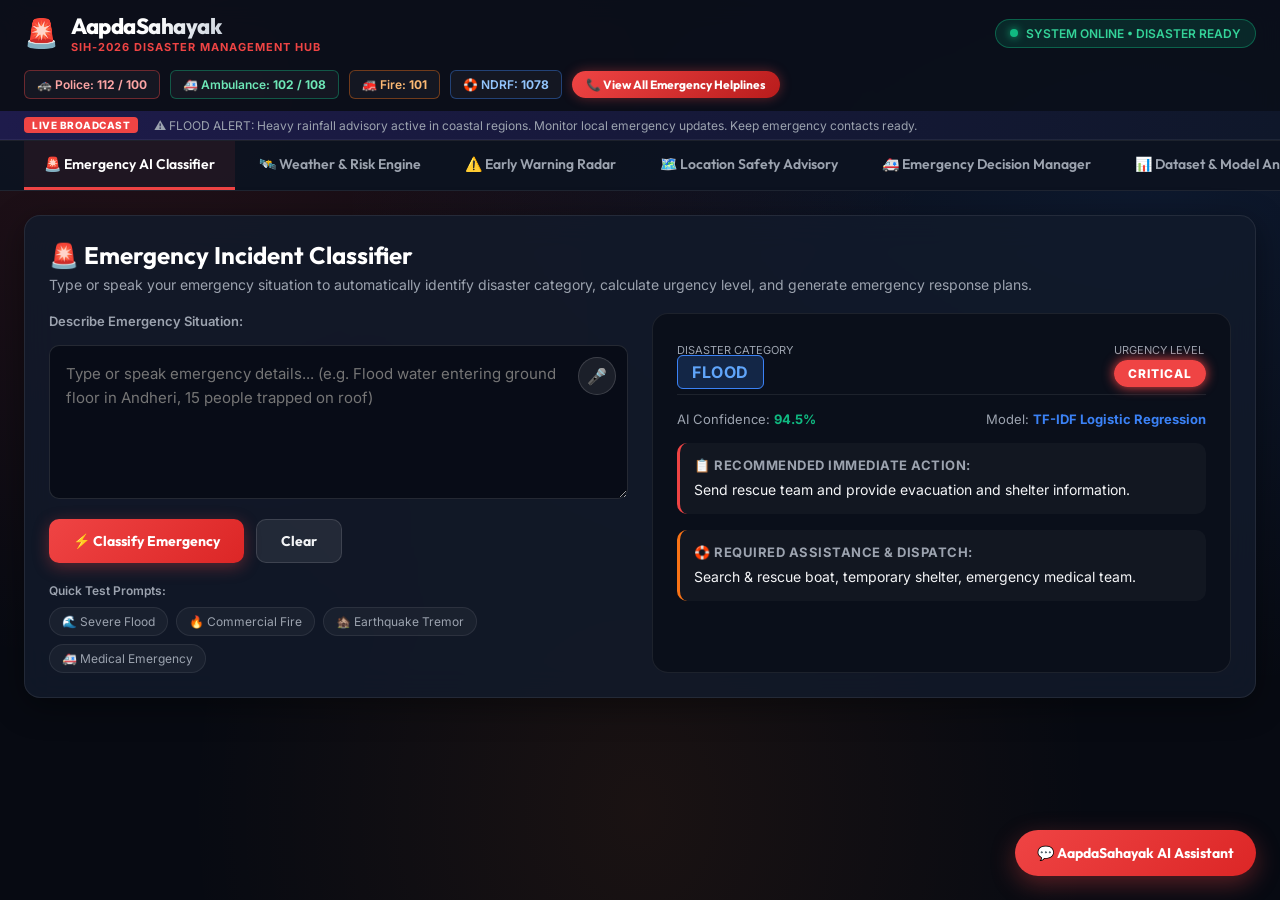
<file: index.html>
<!DOCTYPE html>
<html lang="en">
<head>
    <meta charset="UTF-8">
    <meta name="viewport" content="width=device-width, initial-scale=1.0">
    <title>AapdaSahayak - SIH-2026 Disaster Management Command Portal</title>
    <meta name="description" content="AI-Powered Disaster Management Command Center, Risk Calculator, Early Warning Radar, and Emergency Classifier for SIH-2026 Practice.">
    <link rel="stylesheet" href="style.css">
</head>
<body>

    <!-- TOP HEADER WITH EMERGENCY CONTACTS & STATUS -->
    <header class="top-bar">
        <div class="nav-container">
            <div class="logo-group">
                <span class="logo-icon">🚨</span>
                <div>
                    <h1 class="logo-title">AapdaSahayak</h1>
                    <div class="logo-subtitle">SIH-2026 Disaster Management Hub</div>
                </div>
            </div>

            <!-- System Operational Status Badge -->
            <div class="status-badge">
                <span class="pulse-dot"></span>
                <span>SYSTEM ONLINE • DISASTER READY</span>
            </div>

            <!-- Emergency Helplines Bar -->
            <div class="emergency-contacts">
                <div class="contact-card red" title="National Emergency Helpline">
                    <span>🚓 Police: <strong>112 / 100</strong></span>
                </div>
                <div class="contact-card green" title="Medical Emergency Hotline">
                    <span>🚑 Ambulance: <strong>102 / 108</strong></span>
                </div>
                <div class="contact-card orange" title="Fire Rescue Service">
                    <span>🚒 Fire: <strong>101</strong></span>
                </div>
                <div class="contact-card blue" title="National Disaster Response Force">
                    <span>🛟 NDRF: <strong>1078</strong></span>
                </div>

                <button class="btn btn-primary" onclick="openEmergencyContactsModal()" style="padding: 6px 14px; font-size: 12px; border-radius: 20px; background: linear-gradient(135deg, #ef4444, #b91c1c); box-shadow: 0 0 12px rgba(239,68,68,0.4);">
                    📞 View All Emergency Helplines
                </button>
            </div>
        </div>

        <!-- Emergency Alert Ticker -->
        <div class="ticker-bar">
            <span class="ticker-label">LIVE BROADCAST</span>
            <div class="ticker-text" id="tickerText">
                ⚠️ FLOOD ALERT: Heavy rainfall advisory active in coastal regions. Monitor local emergency updates. Keep emergency contacts ready.
            </div>
        </div>
    </header>

    <!-- NAVIGATION TAB BAR -->
    <nav class="nav-tabs-wrapper">
        <div class="nav-tabs">
            <button class="tab-btn active" onclick="switchTab('classifier', this)">
                <span>🚨 Emergency AI Classifier</span>
            </button>
            <button class="tab-btn" onclick="switchTab('weather', this)">
                <span>🛰️ Weather & Risk Engine</span>
            </button>
            <button class="tab-btn" onclick="switchTab('earlyWarning', this)">
                <span>⚠️ Early Warning Radar</span>
            </button>
            <button class="tab-btn" onclick="switchTab('locationAdvisory', this)">
                <span>🗺️ Location Safety Advisory</span>
            </button>
            <button class="tab-btn" onclick="switchTab('resource', this)">
                <span>🚑 Emergency Decision Manager</span>
            </button>
            <button class="tab-btn" onclick="switchTab('dataset', this)">
                <span>📊 Dataset & Model Analytics</span>
            </button>
        </div>
    </nav>

    <!-- MAIN CONTROL ROOM CONTENT PANELS -->
    <main class="main-content">

        <!-- ===================================================================
             MODULE 1: EMERGENCY AI CLASSIFIER
             =================================================================== -->
        <section id="classifierPanel" class="tab-panel active">
            <div class="card-glass">
                <div class="section-header">
                    <h2 class="section-title">🚨 Emergency Incident Classifier</h2>
                    <p class="section-desc">Type or speak your emergency situation to automatically identify disaster category, calculate urgency level, and generate emergency response plans.</p>
                </div>

                <div class="classifier-grid">
                    <!-- Input Section -->
                    <div class="input-box">
                        <label for="emergencyText" style="font-size: 13px; font-weight: 600; color: var(--text-muted);">Describe Emergency Situation:</label>
                        
                        <div class="textarea-wrapper">
                            <textarea id="emergencyText" class="emergency-textarea" rows="5" placeholder="Type or speak emergency details... (e.g. Flood water entering ground floor in Andheri, 15 people trapped on roof)"></textarea>
                            <button id="micBtn" class="mic-btn-input" onclick="startVoiceInput('emergencyText')" title="Speak Emergency Details">🎤</button>
                        </div>

                        <div class="btn-row">
                            <button class="btn btn-primary" onclick="predictDisaster()">⚡ Classify Emergency</button>
                            <button class="btn btn-secondary" onclick="clearInput()">Clear</button>
                        </div>

                        <div>
                            <span style="font-size: 12px; color: var(--text-muted); font-weight: 600;">Quick Test Prompts:</span>
                            <div class="quick-samples">
                                <span class="sample-chip" onclick="setPrompt('Water entering ground floor in Mumbai, cars submerged, people stranded on rooftop.')">🌊 Severe Flood</span>
                                <span class="sample-chip" onclick="setPrompt('Massive fire broke out in commercial building 3rd floor, thick black smoke.')">🔥 Commercial Fire</span>
                                <span class="sample-chip" onclick="setPrompt('Strong shaking felt, cracks appearing in building walls, people panicking outdoors.')">🏚️ Earthquake Tremor</span>
                                <span class="sample-chip" onclick="setPrompt('Elderly person having severe chest pain and breathlessness, need immediate ambulance.')">🚑 Medical Emergency</span>
                            </div>
                        </div>
                    </div>

                    <!-- Output / Result Section -->
                    <div class="result-card" id="resultCard">
                        <div class="result-header">
                            <div>
                                <span style="font-size: 11px; color: var(--text-muted); text-transform: uppercase;">Disaster Category</span>
                                <div style="margin-top: 4px;">
                                    <span id="disasterType" class="disaster-tag Flood">Flood</span>
                                </div>
                            </div>
                            <div>
                                <span style="font-size: 11px; color: var(--text-muted); text-transform: uppercase;">Urgency Level</span>
                                <div style="margin-top: 4px;">
                                    <span id="urgencyVal" class="urgency-badge CRITICAL">CRITICAL</span>
                                </div>
                            </div>
                        </div>

                        <div class="meta-row">
                            <span>AI Confidence: <strong id="confidenceVal" style="color: var(--success-green);">94.5%</strong></span>
                            <span>Model: <strong style="color: var(--alert-blue);">TF-IDF Logistic Regression</strong></span>
                        </div>

                        <div class="info-block">
                            <h4>📋 Recommended Immediate Action:</h4>
                            <p id="responsePlan">Send rescue team and provide evacuation and shelter information.</p>
                        </div>

                        <div class="info-block" style="border-left-color: var(--warning-orange);">
                            <h4>🛟 Required Assistance & Dispatch:</h4>
                            <p id="assistancePlan">Search & rescue boat, temporary shelter, emergency medical team.</p>
                        </div>
                    </div>
                </div>
            </div>
        </section>


        <!-- ===================================================================
             MODULE 2: LIVE WEATHER & DISASTER RISK ENGINE
             =================================================================== -->
        <section id="weatherPanel" class="tab-panel">
            <div class="card-glass">
                <div class="section-header">
                    <h2 class="section-title">🛰️ Live Weather & Disaster Risk Analyzer</h2>
                    <p class="section-desc">Fetch real-time Open-Meteo weather parameters, assess atmospheric risk factors, and calculate live disaster risk index for any city.</p>
                </div>

                <div class="weather-search-bar">
                    <input type="text" id="cityInput" class="input-text" value="Mumbai" placeholder="Enter Indian City (e.g. Mumbai, Delhi, Kolkata, Wayanad)...">
                    <button class="btn btn-primary" onclick="fetchCityRisk()">Analyze Risk</button>
                </div>

                <!-- Metrics Grid -->
                <div class="weather-metrics-grid">
                    <div class="metric-card">
                        <div class="metric-icon">🌡️</div>
                        <div>
                            <div class="metric-val" id="wTemp">29.4 °C</div>
                            <div class="metric-lbl">Temperature</div>
                        </div>
                    </div>
                    <div class="metric-card">
                        <div class="metric-icon">🌧️</div>
                        <div>
                            <div class="metric-val" id="wRain">35.0 mm</div>
                            <div class="metric-lbl">Precipitation / Rain</div>
                        </div>
                    </div>
                    <div class="metric-card">
                        <div class="metric-icon">💨</div>
                        <div>
                            <div class="metric-val" id="wWind">42.5 km/h</div>
                            <div class="metric-lbl">Wind Speed</div>
                        </div>
                    </div>
                    <div class="metric-card">
                        <div class="metric-icon">💧</div>
                        <div>
                            <div class="metric-val" id="wHumidity">88%</div>
                            <div class="metric-lbl">Relative Humidity</div>
                        </div>
                    </div>
                </div>

                <!-- Risk Assessment Gauge Box -->
                <div class="risk-gauge-box">
                    <div style="display: flex; align-items: center; gap: 20px;">
                        <div class="risk-score-circle">
                            <span class="score-num" id="riskScoreVal">65</span>
                            <span class="score-lbl">RISK SCORE</span>
                        </div>
                        <div>
                            <span style="font-size: 12px; color: var(--text-muted);">OVERALL RISK LEVEL</span>
                            <h3 id="riskLevelText" style="font-family: var(--font-heading); font-size: 28px; color: var(--warning-orange);">HIGH RISK</h3>
                            <p id="riskCityLoc" style="font-size: 13px; color: var(--text-muted); margin-top: 4px;">Location: Mumbai (19.07°N, 72.87°E)</p>
                        </div>
                    </div>

                    <div class="risk-factors-list" id="riskFactorsContainer">
                        <div class="risk-factor-item">⚠️ Heavy rainfall detected</div>
                        <div class="risk-factor-item">⚠️ Strong winds detected</div>
                    </div>
                </div>
            </div>
        </section>


        <!-- ===================================================================
             MODULE 3: EARLY WARNING & GFS FORECAST RADAR (backend/early_warning.py)
             =================================================================== -->
        <section id="earlyWarningPanel" class="tab-panel">
            <div class="card-glass">
                <div class="section-header">
                    <h2 class="section-title">⚠️ Early Warning System & GFS Forecast Radar</h2>
                    <p class="section-desc">Powered by <code>backend/early_warning.py</code>. Real-time atmospheric parameter threshold alerts and 48-hour Meteorological Forecast warning engine.</p>
                </div>

                <div class="risk-factors-list" id="earlyWarningList" style="margin-bottom: 24px;">
                    <div class="risk-factor-item" style="background: rgba(239,68,68,0.15); border-color: rgba(239,68,68,0.4); color: #fca5a5;">
                        <span>🚨 <strong>CRITICAL FLOOD / EXTREME RAINFALL WARNING</strong>: Heavy precipitation detected. Waterlogging expected in low-lying sectors. Move to safer areas.</span>
                    </div>
                    <div class="risk-factor-item" style="background: rgba(249,115,22,0.15); border-color: rgba(249,115,22,0.4); color: #fdba74;">
                        <span>🌪️ <strong>STRONG WIND ADVISORY</strong>: Wind gusts reaching 55 km/h. Secure loose outdoor structures and stay away from old trees.</span>
                    </div>
                </div>

                <h3 style="font-family: var(--font-heading); font-size: 16px; color: #fff; margin-bottom: 12px;">🛰️ 48-Hour GFS Forecast Alert Projections:</h3>
                <div class="weather-metrics-grid" id="forecastTimelineGrid">
                    <div class="metric-card">
                        <div class="metric-icon">⛈️</div>
                        <div>
                            <div style="font-size: 11px; color: var(--text-muted);">+6 Hours</div>
                            <div class="metric-val" style="font-size: 16px;">Heavy Rainfall</div>
                            <div class="metric-lbl">Precipitation > 25mm/h</div>
                        </div>
                    </div>
                    <div class="metric-card">
                        <div class="metric-icon">💨</div>
                        <div>
                            <div style="font-size: 11px; color: var(--text-muted);">+18 Hours</div>
                            <div class="metric-val" style="font-size: 16px;">Gale Wind Warning</div>
                            <div class="metric-lbl">Wind Gusts > 60 km/h</div>
                        </div>
                    </div>
                    <div class="metric-card">
                        <div class="metric-icon">☀️</div>
                        <div>
                            <div style="font-size: 11px; color: var(--text-muted);">+36 Hours</div>
                            <div class="metric-val" style="font-size: 16px;">High Temperature</div>
                            <div class="metric-lbl">Temperature > 38 °C</div>
                        </div>
                    </div>
                </div>
            </div>
        </section>


        <!-- ===================================================================
             MODULE 4: LOCATION SAFETY ADVISORY (backend/location_advisory.py)
             =================================================================== -->
        <section id="locationAdvisoryPanel" class="tab-panel">
            <div class="card-glass">
                <div class="section-header">
                    <h2 class="section-title">🗺️ Location Safety Advisory & Precaution Guide</h2>
                    <p class="section-desc">Powered by <code>backend/location_advisory.py</code>. City-specific safety recommendations and danger precautions tailored to disaster categories across India.</p>
                </div>

                <div class="weather-search-bar" style="max-width: 800px;">
                    <input type="text" id="advCityInput" class="input-text" value="Mumbai" placeholder="Enter City (e.g. Mumbai, Shimla, Wayanad)...">
                    <select id="advDisasterType" class="input-text" style="max-width: 220px;" onchange="loadLocationAdvisory()">
                        <option value="flood">Flood Safety</option>
                        <option value="cyclone">Cyclone Safety</option>
                        <option value="landslide">Landslide Safety</option>
                        <option value="fire">Fire Safety</option>
                        <option value="heavy rainfall">Heavy Rainfall</option>
                        <option value="general">General Disaster</option>
                    </select>
                    <button class="btn btn-primary" onclick="loadLocationAdvisory()">Get Advisory</button>
                </div>

                <div class="classifier-grid">
                    <!-- Recommended Actions -->
                    <div class="info-block" style="border-left-color: var(--success-green); background: rgba(16, 185, 129, 0.05);">
                        <h4 style="color: #6ee7b7;">✅ Recommended Immediate Actions:</h4>
                        <ul id="advActionsList" style="padding-left: 18px; color: var(--text-main); font-size: 13px; line-height: 1.8;">
                            <li>Move to safer or elevated areas if flood water levels increase.</li>
                            <li>Monitor official local flood and weather broadcasts.</li>
                            <li>Keep emergency battery supplies and important documents ready.</li>
                            <li>Use alternate elevated routes if low-lying roads are waterlogged.</li>
                        </ul>
                    </div>

                    <!-- Things to Avoid -->
                    <div class="info-block" style="border-left-color: var(--primary-red); background: rgba(239, 68, 68, 0.05);">
                        <h4 style="color: #fca5a5;">🛑 Dangerous Things to Avoid:</h4>
                        <ul id="advAvoidList" style="padding-left: 18px; color: var(--text-main); font-size: 13px; line-height: 1.8;">
                            <li>Do not walk or drive into flooded roads or moving water currents.</li>
                            <li>Avoid touching fallen electrical cables or submerged transformer boxes.</li>
                            <li>Do not consume unboiled or potentially contaminated tap water.</li>
                        </ul>
                    </div>
                </div>
            </div>
        </section>


        <!-- ===================================================================
             MODULE 5: RESOURCE MANAGER & EMERGENCY DECISION ENGINE
             =================================================================== -->
        <section id="resourcePanel" class="tab-panel">
            <div class="card-glass">
                <div class="section-header">
                    <h2 class="section-title">🚑 Emergency Resource & Decision Manager</h2>
                    <p class="section-desc">Simulate emergency resource pressure, calculate deployment priority, and generate control-room AI response decisions.</p>
                </div>

                <!-- Quick Scenario Preset Chips -->
                <div style="margin-bottom: 16px;">
                    <span style="font-size: 12px; color: var(--text-muted); font-weight: 600;">Test Presets:</span>
                    <div class="quick-samples" style="margin-top: 6px;">
                        <span class="sample-chip" onclick="loadScenario('Flood', 'Flash flooding reported in urban residential sectors', 650, 2, 3, 4, 3)">🌊 Urban Flood</span>
                        <span class="sample-chip" onclick="loadScenario('Fire', 'Massive fire broke out in chemical factory near chawl', 300, 1, 2, 2, 4)">🔥 Factory Fire</span>
                        <span class="sample-chip" onclick="loadScenario('Earthquake', 'Building collapse after strong shaking and tremors', 1200, 2, 4, 5, 6)">🏚️ Earthquake</span>
                        <span class="sample-chip" onclick="loadScenario('Gas Leak', 'Toxic gas leak from industrial cylinder', 450, 3, 2, 3, 2)">☣️ Gas Leak</span>
                        <span class="sample-chip" onclick="loadScenario('Landslide', 'Mountain landslide blocking main ghat highway', 180, 1, 1, 1, 5)">⛰️ Landslide</span>
                    </div>
                </div>

                <div class="resource-grid">
                    <!-- Resource Inputs -->
                    <div>
                        <div class="form-group">
                            <label>Emergency Situation Description:</label>
                            <input type="text" id="resSituation" class="input-text" value="Flash flooding reported in urban low-lying residential sectors" oninput="generateEmergencyPlan()">
                        </div>

                        <div class="form-row-2">
                            <div class="form-group">
                                <label>People Affected / Stranded:</label>
                                <input type="number" id="resPeople" class="input-num" value="650" min="0" oninput="generateEmergencyPlan()">
                            </div>
                            <div class="form-group">
                                <label>Rescue Teams Deployed:</label>
                                <input type="number" id="resTeams" class="input-num" value="2" min="0" oninput="generateEmergencyPlan()">
                            </div>
                        </div>

                        <div class="form-row-2">
                            <div class="form-group">
                                <label>Ambulances On Duty:</label>
                                <input type="number" id="resAmbulances" class="input-num" value="3" min="0" oninput="generateEmergencyPlan()">
                            </div>
                            <div class="form-group">
                                <label>Nearby Hospitals Active:</label>
                                <input type="number" id="resHospitals" class="input-num" value="4" min="0" oninput="generateEmergencyPlan()">
                            </div>
                        </div>

                        <div class="form-group">
                            <label>Blocked Roads / Arteries:</label>
                            <input type="number" id="resBlockedRoads" class="input-num" value="3" min="0" oninput="generateEmergencyPlan()">
                        </div>

                        <button class="btn btn-primary" onclick="generateEmergencyPlan()" style="width: 100%; margin-top: 10px;">⚡ Generate Decision & Comprehensive Action Plan</button>
                    </div>

                    <!-- AI Decision Result Output -->
                    <div class="result-card" id="resResultCard">
                        <div class="result-header">
                            <div>
                                <span style="font-size: 11px; color: var(--text-muted); text-transform: uppercase;">Resource Pressure Score</span>
                                <div style="font-family: var(--font-heading); font-size: 24px; font-weight: 800; color: var(--primary-red);" id="resPressureScore">65 / 100</div>
                            </div>
                            <div>
                                <span style="font-size: 11px; color: var(--text-muted); text-transform: uppercase;">Deployment Priority</span>
                                <div style="margin-top: 4px;">
                                    <span class="urgency-badge HIGH" id="resPriorityBadge">HIGH</span>
                                </div>
                            </div>
                        </div>

                        <div class="info-block">
                            <h4>🎯 Comprehensive Recommended Action Plan:</h4>
                            <ul id="resActionsList" style="padding-left: 18px; color: var(--text-main); font-size: 13px; line-height: 1.7;">
                                <li>🚨 Deploy search & rescue units immediately to assist affected citizens.</li>
                                <li>🚧 Mobilize heavy machinery and road clearance crews for blocked arterial roads.</li>
                                <li>🚑 Request emergency backup ambulances from neighboring district health units.</li>
                                <li>🏥 Alert triage departments across nearby hospitals to reserve emergency beds.</li>
                                <li>🛟 Call for additional NDRF / SDRF specialized rescue battalion deployment.</li>
                                <li>📢 Broadcast location-based emergency evacuation advisories and SMS warning alerts.</li>
                            </ul>
                        </div>

                        <div class="info-block" style="border-left-color: var(--alert-blue);">
                            <h4>🤖 Control Room AI Operational Summary:</h4>
                            <p id="resAiSummary" style="font-size: 13px;">High resource strain detected due to stranded population and road blockages. Recommend immediate dispatch of backup NDRF personnel, opening emergency transit corridors, and notifying district emergency control room.</p>
                        </div>
                    </div>
                </div>
            </div>
        </section>


        <!-- ===================================================================
             MODULE 6: DISASTER DATASET & ANALYTICS (disaster_data.csv & ml_model.py)
             =================================================================== -->
        <section id="datasetPanel" class="tab-panel">
            <div class="card-glass">
                <div class="section-header">
                    <h2 class="section-title">📊 Disaster Dataset & Machine Learning Analytics</h2>
                    <p class="section-desc">Powered by <code>disaster_data.csv</code> and <code>ml_model.py</code>. Real-world emergency dataset logs and TF-IDF Logistic Regression metrics.</p>
                </div>

                <div class="weather-metrics-grid">
                    <div class="metric-card">
                        <div class="metric-icon">📑</div>
                        <div>
                            <div class="metric-val">151</div>
                            <div class="metric-lbl">Total Emergency Records</div>
                        </div>
                    </div>
                    <div class="metric-card">
                        <div class="metric-icon">🏷️</div>
                        <div>
                            <div class="metric-val">5</div>
                            <div class="metric-lbl">Disaster Classes</div>
                        </div>
                    </div>
                    <div class="metric-card">
                        <div class="metric-icon">🎯</div>
                        <div>
                            <div class="metric-val" style="color: var(--success-green);">92.5%</div>
                            <div class="metric-lbl">Model Accuracy Score</div>
                        </div>
                    </div>
                    <div class="metric-card">
                        <div class="metric-icon">🔤</div>
                        <div>
                            <div class="metric-val" style="color: var(--alert-blue);">450+</div>
                            <div class="metric-lbl">TF-IDF Feature Terms</div>
                        </div>
                    </div>
                </div>

                <div class="info-block" style="margin-top: 10px;">
                    <h4>📊 Class Distribution Breakdown:</h4>
                    <div style="display: flex; flex-direction: column; gap: 10px; margin-top: 10px;">
                        <div>
                            <div style="display: flex; justify-content: space-between; font-size: 12px; margin-bottom: 4px;">
                                <span>🌊 Flood Emergencies</span>
                                <span>31 Records (20.5%)</span>
                            </div>
                            <div style="height: 8px; background: rgba(255,255,255,0.05); border-radius: 4px; overflow: hidden;">
                                <div style="width: 20.5%; height: 100%; background: #3b82f6;"></div>
                            </div>
                        </div>
                        <div>
                            <div style="display: flex; justify-content: space-between; font-size: 12px; margin-bottom: 4px;">
                                <span>🔥 Fire Incidents</span>
                                <span>30 Records (19.8%)</span>
                            </div>
                            <div style="height: 8px; background: rgba(255,255,255,0.05); border-radius: 4px; overflow: hidden;">
                                <div style="width: 19.8%; height: 100%; background: #ef4444;"></div>
                            </div>
                        </div>
                        <div>
                            <div style="display: flex; justify-content: space-between; font-size: 12px; margin-bottom: 4px;">
                                <span>🏚️ Earthquake Tremors</span>
                                <span>30 Records (19.8%)</span>
                            </div>
                            <div style="height: 8px; background: rgba(255,255,255,0.05); border-radius: 4px; overflow: hidden;">
                                <div style="width: 19.8%; height: 100%; background: #f97316;"></div>
                            </div>
                        </div>
                        <div>
                            <div style="display: flex; justify-content: space-between; font-size: 12px; margin-bottom: 4px;">
                                <span>🚑 Medical Emergencies</span>
                                <span>30 Records (19.8%)</span>
                            </div>
                            <div style="height: 8px; background: rgba(255,255,255,0.05); border-radius: 4px; overflow: hidden;">
                                <div style="width: 19.8%; height: 100%; background: #10b981;"></div>
                            </div>
                        </div>
                    </div>
                </div>
            </div>
        </section>

    </main>

    <!-- CORNER FLOATING AI CHATBOT DRAWER (AAPDASAHAYAK AI ASSISTANT) -->
    <div class="corner-chatbot-drawer">
        <button id="fabBtn" class="chat-fab" onclick="toggleCornerChat()">
            💬 AapdaSahayak AI Assistant
        </button>

        <div id="cornerChatBox" class="card-glass hidden" style="width: 380px; height: 500px; display: flex; flex-direction: column; padding: 0; position: absolute; bottom: 60px; right: 0; border: 1px solid var(--primary-red-glow);">
            <div style="background: rgba(18, 26, 43, 0.95); padding: 14px 16px; border-bottom: 1px solid var(--bg-card-border); display: flex; justify-content: space-between; align-items: center;">
                <span style="font-family: var(--font-heading); font-size: 14px; font-weight: 700; color: #fff;">🤖 AapdaSahayak AI Assistant</span>
                <button onclick="toggleCornerChat()" style="background: none; border: none; color: #fff; cursor: pointer; font-size: 16px;">✕</button>
            </div>

            <div id="cornerMessages" style="flex: 1; padding: 14px; overflow-y: auto; display: flex; flex-direction: column; gap: 10px; font-size: 13px;">
                <div class="chat-msg-bubble bot">
                    Namaste! I am your disaster safety assistant. Ask me anything about earthquake protocols, flood safety, fire response, gas leak precautions, or emergency helplines!
                </div>
            </div>

            <div style="padding: 8px 12px; background: rgba(0,0,0,0.2); display: flex; gap: 6px; flex-wrap: wrap;">
                <span class="sample-chip" style="font-size: 11px; padding: 4px 8px;" onclick="sendQuickCorner('What to do during an earthquake?')">🏚️ Earthquake</span>
                <span class="sample-chip" style="font-size: 11px; padding: 4px 8px;" onclick="sendQuickCorner('Flood safety precautions')">🌊 Flood</span>
                <span class="sample-chip" style="font-size: 11px; padding: 4px 8px;" onclick="sendQuickCorner('Gas leak safety rules')">🔥 Gas Leak</span>
            </div>

            <div style="padding: 10px; border-top: 1px solid var(--bg-card-border); display: flex; gap: 6px; background: rgba(10, 15, 26, 0.95);">
                <button id="cornerMicBtn" class="mic-btn-input" style="position: static; width: 34px; height: 34px; font-size: 14px;" onclick="startVoiceInput('cornerInput')" title="Voice Speech Input">🎤</button>
                <input type="text" id="cornerInput" class="input-text" style="padding: 6px 10px; font-size: 12px;" placeholder="Ask disaster safety question..." onkeypress="handleCornerKeyPress(event)">
                <button class="btn btn-primary" style="padding: 6px 12px; font-size: 12px;" onclick="sendCornerMessage()">Send</button>
            </div>
        </div>
    </div>

    <!-- EMERGENCY CONTACTS DIRECTORY MODAL -->
    <div id="emergencyContactsModal" class="modal-backdrop hidden" onclick="closeEmergencyContactsModal(event)">
        <div class="modal-dialog" onclick="event.stopPropagation()">
            <div class="modal-header">
                <div style="display: flex; align-items: center; gap: 10px;">
                    <span style="font-size: 24px;">📞</span>
                    <div>
                        <h3 style="font-family: var(--font-heading); font-size: 18px; color: #fff;">National & Regional Emergency Helpline Directory</h3>
                        <p style="font-size: 12px; color: var(--text-muted);">Instant 24x7 India Emergency Contacts & Rescue Control Rooms</p>
                    </div>
                </div>
                <button onclick="closeEmergencyContactsModal()" style="background: none; border: none; color: #fff; font-size: 20px; cursor: pointer;">✕</button>
            </div>

            <div class="modal-body">
                <input type="text" id="contactSearchInput" class="input-text" placeholder="Search emergency contact (e.g., NDRF, Police, Ambulance, Women, Railway)..." onkeyup="filterEmergencyContacts()">

                <div class="contacts-grid" id="contactsGrid">
                    <!-- National Emergency 112 -->
                    <div class="contact-directory-card" data-name="national police 112 emergency">
                        <div>
                            <span class="sample-chip" style="color: #f87171; border-color: #ef4444;">🚨 All Emergency Services</span>
                            <h4 style="color: #fff; margin-top: 8px;">National Emergency Number</h4>
                            <div class="contact-num-large" style="color: #ef4444;">112</div>
                            <p style="font-size: 12px; color: var(--text-muted); margin-top: 4px;">Single unified emergency response number for Police, Fire, Ambulance & Rescue across India.</p>
                        </div>
                        <div style="display: flex; gap: 8px;">
                            <a href="tel:112" class="btn btn-primary" style="padding: 6px 12px; font-size: 12px;">📞 Call 112</a>
                            <button class="btn btn-secondary" onclick="copyText('112')" style="padding: 6px 12px; font-size: 12px;">📋 Copy</button>
                        </div>
                    </div>

                    <!-- NDRF 1078 -->
                    <div class="contact-directory-card" data-name="ndrf national disaster response force 1078">
                        <div>
                            <span class="sample-chip" style="color: #93c5fd; border-color: #3b82f6;">🛟 Disaster Response</span>
                            <h4 style="color: #fff; margin-top: 8px;">NDRF Helpline HQ</h4>
                            <div class="contact-num-large" style="color: #60a5fa;">1078 / 011-24363260</div>
                            <p style="font-size: 12px; color: var(--text-muted); margin-top: 4px;">National Disaster Response Force HQ 24x7 Control Room for flood, quake & structural rescue.</p>
                        </div>
                        <div style="display: flex; gap: 8px;">
                            <a href="tel:1078" class="btn btn-primary" style="padding: 6px 12px; font-size: 12px; background: #3b82f6;">📞 Call 1078</a>
                            <button class="btn btn-secondary" onclick="copyText('1078')" style="padding: 6px 12px; font-size: 12px;">📋 Copy</button>
                        </div>
                    </div>

                    <!-- Ambulance 108 / 102 -->
                    <div class="contact-directory-card" data-name="ambulance medical 108 102 health doctor">
                        <div>
                            <span class="sample-chip" style="color: #34d399; border-color: #10b981;">🚑 Medical Trauma</span>
                            <h4 style="color: #fff; margin-top: 8px;">National Ambulance Service</h4>
                            <div class="contact-num-large" style="color: #34d399;">108 / 102</div>
                            <p style="font-size: 12px; color: var(--text-muted); margin-top: 4px;">24x7 Emergency medical ambulance dispatch, pregnant care, and trauma transport.</p>
                        </div>
                        <div style="display: flex; gap: 8px;">
                            <a href="tel:108" class="btn btn-primary" style="padding: 6px 12px; font-size: 12px; background: #10b981;">📞 Call 108</a>
                            <button class="btn btn-secondary" onclick="copyText('108')" style="padding: 6px 12px; font-size: 12px;">📋 Copy</button>
                        </div>
                    </div>

                    <!-- Fire 101 -->
                    <div class="contact-directory-card" data-name="fire brigade 101 rescue burn flames">
                        <div>
                            <span class="sample-chip" style="color: #fdba74; border-color: #f97316;">🚒 Fire & Rescue</span>
                            <h4 style="color: #fff; margin-top: 8px;">Fire Rescue Services</h4>
                            <div class="contact-num-large" style="color: #fb923c;">101</div>
                            <p style="font-size: 12px; color: var(--text-muted); margin-top: 4px;">Municipal Fire Brigade control room for building fires, chemical leaks, and structural extrication.</p>
                        </div>
                        <div style="display: flex; gap: 8px;">
                            <a href="tel:101" class="btn btn-primary" style="padding: 6px 12px; font-size: 12px; background: #f97316;">📞 Call 101</a>
                            <button class="btn btn-secondary" onclick="copyText('101')" style="padding: 6px 12px; font-size: 12px;">📋 Copy</button>
                        </div>
                    </div>

                    <!-- SDMA State Control Room 1070 -->
                    <div class="contact-directory-card" data-name="sdma state disaster management authority control room 1070">
                        <div>
                            <span class="sample-chip" style="color: #c084fc; border-color: #a855f7;">🏛️ State Control Room</span>
                            <h4 style="color: #fff; margin-top: 8px;">State Disaster Authority (SDMA)</h4>
                            <div class="contact-num-large" style="color: #c084fc;">1070</div>
                            <p style="font-size: 12px; color: var(--text-muted); margin-top: 4px;">State Emergency Operations Center (SEOC) for district relief coordination and warnings.</p>
                        </div>
                        <div style="display: flex; gap: 8px;">
                            <a href="tel:1070" class="btn btn-primary" style="padding: 6px 12px; font-size: 12px; background: #a855f7;">📞 Call 1070</a>
                            <button class="btn btn-secondary" onclick="copyText('1070')" style="padding: 6px 12px; font-size: 12px;">📋 Copy</button>
                        </div>
                    </div>

                    <!-- Women Helpline 1091 -->
                    <div class="contact-directory-card" data-name="women safety 1091 181 distress">
                        <div>
                            <span class="sample-chip" style="color: #f472b6; border-color: #ec4899;">🛡️ Women Safety</span>
                            <h4 style="color: #fff; margin-top: 8px;">National Women Helpline</h4>
                            <div class="contact-num-large" style="color: #f472b6;">1091 / 181</div>
                            <p style="font-size: 12px; color: var(--text-muted); margin-top: 4px;">24x7 Confidential helpline for women in distress, harassment, or disaster evacuation assistance.</p>
                        </div>
                        <div style="display: flex; gap: 8px;">
                            <a href="tel:1091" class="btn btn-primary" style="padding: 6px 12px; font-size: 12px; background: #ec4899;">📞 Call 1091</a>
                            <button class="btn btn-secondary" onclick="copyText('1091')" style="padding: 6px 12px; font-size: 12px;">📋 Copy</button>
                        </div>
                    </div>

                    <!-- Childline 1098 -->
                    <div class="contact-directory-card" data-name="child children protection 1098">
                        <div>
                            <span class="sample-chip" style="color: #fbbf24; border-color: #f59e0b;">👶 Child Protection</span>
                            <h4 style="color: #fff; margin-top: 8px;">National Childline</h4>
                            <div class="contact-num-large" style="color: #fbbf24;">1098</div>
                            <p style="font-size: 12px; color: var(--text-muted); margin-top: 4px;">24x7 Free emergency phone service for children in need of care, relief, and protection.</p>
                        </div>
                        <div style="display: flex; gap: 8px;">
                            <a href="tel:1098" class="btn btn-primary" style="padding: 6px 12px; font-size: 12px; background: #f59e0b;">📞 Call 1098</a>
                            <button class="btn btn-secondary" onclick="copyText('1098')" style="padding: 6px 12px; font-size: 12px;">📋 Copy</button>
                        </div>
                    </div>

                    <!-- Coast Guard 1093 -->
                    <div class="contact-directory-card" data-name="coast guard maritime ocean sea flood 1093 1554">
                        <div>
                            <span class="sample-chip" style="color: #38bdf8; border-color: #0284c7;">⚓ Maritime & Coast</span>
                            <h4 style="color: #fff; margin-top: 8px;">Indian Coast Guard Rescue</h4>
                            <div class="contact-num-large" style="color: #38bdf8;">1093 / 1554</div>
                            <p style="font-size: 12px; color: var(--text-muted); margin-top: 4px;">Search and rescue at sea, coastal floods, fisherman safety, and cyclone maritime warnings.</p>
                        </div>
                        <div style="display: flex; gap: 8px;">
                            <a href="tel:1093" class="btn btn-primary" style="padding: 6px 12px; font-size: 12px; background: #0284c7;">📞 Call 1093</a>
                            <button class="btn btn-secondary" onclick="copyText('1093')" style="padding: 6px 12px; font-size: 12px;">📋 Copy</button>
                        </div>
                    </div>

                    <!-- Railway Helpline 139 -->
                    <div class="contact-directory-card" data-name="railway train station security medical 139">
                        <div>
                            <span class="sample-chip" style="color: #a7f3d0; border-color: #059669;">🚆 Railway Emergency</span>
                            <h4 style="color: #fff; margin-top: 8px;">Indian Railways Helpline</h4>
                            <div class="contact-num-large" style="color: #a7f3d0;">139</div>
                            <p style="font-size: 12px; color: var(--text-muted); margin-top: 4px;">Integrated railway security, medical emergency, and track waterlogging emergency helpline.</p>
                        </div>
                        <div style="display: flex; gap: 8px;">
                            <a href="tel:139" class="btn btn-primary" style="padding: 6px 12px; font-size: 12px; background: #059669;">📞 Call 139</a>
                            <button class="btn btn-secondary" onclick="copyText('139')" style="padding: 6px 12px; font-size: 12px;">📋 Copy</button>
                        </div>
                    </div>

                    <!-- Tele-MANAS 14416 -->
                    <div class="contact-directory-card" data-name="mental health tele manas stress panic trauma 14416">
                        <div>
                            <span class="sample-chip" style="color: #e879f9; border-color: #c084fc;">🧠 Mental Health Relief</span>
                            <h4 style="color: #fff; margin-top: 8px;">Tele-MANAS Trauma Care</h4>
                            <div class="contact-num-large" style="color: #e879f9;">14416 / 1-800-891-4416</div>
                            <p style="font-size: 12px; color: var(--text-muted); margin-top: 4px;">24x7 Toll-free psychological first-aid and post-disaster trauma counseling.</p>
                        </div>
                        <div style="display: flex; gap: 8px;">
                            <a href="tel:14416" class="btn btn-primary" style="padding: 6px 12px; font-size: 12px; background: #c084fc;">📞 Call 14416</a>
                            <button class="btn btn-secondary" onclick="copyText('14416')" style="padding: 6px 12px; font-size: 12px;">📋 Copy</button>
                        </div>
                    </div>
                </div>
            </div>
        </div>
    </div>

    <!-- MAIN JAVASCRIPT LOGIC -->
    <script src="script.js"></script>
</body>
</html>
</file>
<file: style.css>
/* ==========================================================================
   SIH-2026 AAPDASAHAYAK DISASTER MANAGEMENT COMMAND PORTAL & FILE HUB
   Dark Glassmorphism Design System with High-Contrast Emergency Aesthetics
   ========================================================================== */

@import url('https://fonts.googleapis.com/css2?family=Inter:wght@300;400;500;600;700;800&family=Outfit:wght@400;600;700;800&family=Fira+Code:wght@400;500;600&display=swap');

:root {
    /* Color Palette */
    --bg-dark: #070a12;
    --bg-card: rgba(18, 26, 43, 0.85);
    --bg-card-hover: rgba(26, 37, 61, 0.95);
    --bg-card-border: rgba(255, 255, 255, 0.08);
    
    --primary-red: #ef4444;
    --primary-red-glow: rgba(239, 68, 68, 0.35);
    --warning-orange: #f97316;
    --warning-orange-glow: rgba(249, 115, 22, 0.35);
    --alert-blue: #3b82f6;
    --alert-blue-glow: rgba(59, 130, 246, 0.35);
    --success-green: #10b981;
    --success-green-glow: rgba(16, 185, 129, 0.35);
    --purple-accent: #a855f7;
    
    --text-main: #f3f4f6;
    --text-muted: #9ca3af;
    --text-dim: #6b7280;
    
    --font-heading: 'Outfit', sans-serif;
    --font-body: 'Inter', sans-serif;
    --font-code: 'Fira Code', monospace;
    
    --shadow-glow: 0 8px 32px 0 rgba(0, 0, 0, 0.4);
    --radius-lg: 16px;
    --radius-md: 10px;
    --radius-sm: 6px;
    --transition-fast: all 0.2s cubic-bezier(0.4, 0, 0.2, 1);
    --transition-normal: all 0.3s cubic-bezier(0.4, 0, 0.2, 1);
}

* {
    margin: 0;
    padding: 0;
    box-sizing: border-box;
}

body {
    font-family: var(--font-body);
    background-color: var(--bg-dark);
    background-image: 
        radial-gradient(at 10% 10%, rgba(239, 68, 68, 0.12) 0px, transparent 50%),
        radial-gradient(at 90% 20%, rgba(59, 130, 246, 0.12) 0px, transparent 50%),
        radial-gradient(at 50% 90%, rgba(249, 115, 22, 0.08) 0px, transparent 50%);
    background-attachment: fixed;
    color: var(--text-main);
    min-height: 100vh;
    display: flex;
    flex-direction: column;
    overflow-x: hidden;
}

/* Custom Scrollbar */
::-webkit-scrollbar {
    width: 8px;
    height: 8px;
}
::-webkit-scrollbar-track {
    background: rgba(10, 15, 26, 0.8);
}
::-webkit-scrollbar-thumb {
    background: rgba(255, 255, 255, 0.15);
    border-radius: 4px;
}
::-webkit-scrollbar-thumb:hover {
    background: var(--primary-red);
}

/* ==========================================================================
   HEADER & EMERGENCY TICKER
   ========================================================================== */

.top-bar {
    background: rgba(10, 15, 26, 0.9);
    backdrop-filter: blur(12px);
    border-bottom: 1px solid var(--bg-card-border);
    position: sticky;
    top: 0;
    z-index: 1000;
}

.nav-container {
    max-width: 1400px;
    margin: 0 auto;
    padding: 12px 24px;
    display: flex;
    justify-content: space-between;
    align-items: center;
    flex-wrap: wrap;
    gap: 16px;
}

.logo-group {
    display: flex;
    align-items: center;
    gap: 12px;
}

.logo-icon {
    font-size: 28px;
    animation: pulseGlow 2s infinite alternate;
}

@keyframes pulseGlow {
    0% { transform: scale(1); filter: drop-shadow(0 0 4px var(--primary-red)); }
    100% { transform: scale(1.1); filter: drop-shadow(0 0 12px var(--primary-red)); }
}

.logo-title {
    font-family: var(--font-heading);
    font-size: 22px;
    font-weight: 800;
    letter-spacing: -0.5px;
    background: linear-gradient(135deg, #ffffff 30%, #94a3b8);
    -webkit-background-clip: text;
    -webkit-text-fill-color: transparent;
}

.logo-subtitle {
    font-size: 11px;
    color: var(--primary-red);
    font-weight: 700;
    text-transform: uppercase;
    letter-spacing: 1px;
}

.status-badge {
    background: rgba(16, 185, 129, 0.15);
    border: 1px solid rgba(16, 185, 129, 0.4);
    color: #34d399;
    padding: 6px 14px;
    border-radius: 20px;
    font-size: 12px;
    font-weight: 600;
    display: flex;
    align-items: center;
    gap: 8px;
}

.pulse-dot {
    width: 8px;
    height: 8px;
    background-color: var(--success-green);
    border-radius: 50%;
    box-shadow: 0 0 8px var(--success-green);
    animation: blink 1.5s infinite;
}

@keyframes blink {
    0%, 100% { opacity: 1; }
    50% { opacity: 0.3; }
}

/* Emergency Contact Cards */
.emergency-contacts {
    display: flex;
    align-items: center;
    gap: 10px;
    flex-wrap: wrap;
}

.contact-card {
    display: flex;
    align-items: center;
    gap: 8px;
    padding: 6px 12px;
    border-radius: var(--radius-sm);
    font-size: 12px;
    font-weight: 600;
    background: rgba(255, 255, 255, 0.04);
    border: 1px solid rgba(255, 255, 255, 0.08);
    transition: var(--transition-fast);
}

.contact-card:hover {
    transform: translateY(-2px);
}

.contact-card.red { border-color: rgba(239, 68, 68, 0.4); color: #fca5a5; }
.contact-card.green { border-color: rgba(16, 185, 129, 0.4); color: #6ee7b7; }
.contact-card.orange { border-color: rgba(249, 115, 22, 0.4); color: #fdba74; }
.contact-card.blue { border-color: rgba(59, 130, 246, 0.4); color: #93c5fd; }
.contact-card.purple { border-color: rgba(168, 85, 247, 0.4); color: #d8b4fe; }

/* Ticker Bar */
.ticker-bar {
    background: linear-gradient(90deg, #1e1b4b, #0f172a);
    border-bottom: 1px solid rgba(255, 255, 255, 0.06);
    padding: 6px 24px;
    display: flex;
    align-items: center;
    gap: 16px;
    font-size: 12px;
}

.ticker-label {
    background: var(--primary-red);
    color: white;
    font-weight: 800;
    padding: 2px 8px;
    border-radius: 4px;
    font-size: 10px;
    letter-spacing: 0.5px;
    white-space: nowrap;
}

.ticker-text {
    color: var(--text-muted);
    overflow: hidden;
    white-space: nowrap;
    text-overflow: ellipsis;
}

/* ==========================================================================
   NAVIGATION TABS
   ========================================================================== */

.nav-tabs-wrapper {
    background: rgba(12, 18, 32, 0.95);
    border-bottom: 1px solid var(--bg-card-border);
}

.nav-tabs {
    max-width: 1400px;
    margin: 0 auto;
    display: flex;
    overflow-x: auto;
    padding: 0 24px;
    gap: 4px;
}

.tab-btn {
    background: transparent;
    border: none;
    outline: none;
    color: var(--text-muted);
    padding: 14px 20px;
    font-family: var(--font-heading);
    font-size: 14px;
    font-weight: 600;
    cursor: pointer;
    display: flex;
    align-items: center;
    gap: 10px;
    border-bottom: 3px solid transparent;
    transition: var(--transition-normal);
    white-space: nowrap;
}

.tab-btn:hover {
    color: var(--text-main);
    background: rgba(255, 255, 255, 0.03);
}

.tab-btn.active {
    color: #ffffff;
    border-bottom-color: var(--primary-red);
    background: rgba(239, 68, 68, 0.08);
}

.tab-badge {
    background: rgba(255, 255, 255, 0.1);
    font-size: 11px;
    padding: 2px 8px;
    border-radius: 10px;
}

/* ==========================================================================
   MAIN CONTAINER & PANELS
   ========================================================================== */

.main-content {
    max-width: 1400px;
    margin: 0 auto;
    padding: 24px;
    width: 100%;
    flex: 1;
}

.tab-panel {
    display: none;
    animation: fadeIn 0.4s ease-in-out;
}

.tab-panel.active {
    display: block;
}

@keyframes fadeIn {
    from { opacity: 0; transform: translateY(8px); }
    to { opacity: 1; transform: translateY(0); }
}

/* Card Surface */
.card-glass {
    background: var(--bg-card);
    backdrop-filter: blur(16px);
    border: 1px solid var(--bg-card-border);
    border-radius: var(--radius-lg);
    padding: 24px;
    box-shadow: var(--shadow-glow);
    transition: var(--transition-normal);
}

.card-glass:hover {
    border-color: rgba(255, 255, 255, 0.15);
}

.section-header {
    margin-bottom: 20px;
}

.section-title {
    font-family: var(--font-heading);
    font-size: 24px;
    font-weight: 700;
    color: #ffffff;
    display: flex;
    align-items: center;
    gap: 12px;
}

.section-desc {
    color: var(--text-muted);
    font-size: 14px;
    margin-top: 6px;
}

/* ==========================================================================
   MODULE 1: EMERGENCY CLASSIFIER
   ========================================================================== */

.classifier-grid {
    display: grid;
    grid-template-columns: 1fr 1fr;
    gap: 24px;
}

@media (max-width: 900px) {
    .classifier-grid { grid-template-columns: 1fr; }
}

.input-box {
    display: flex;
    flex-direction: column;
    gap: 16px;
}

.textarea-wrapper {
    position: relative;
}

textarea.emergency-textarea {
    width: 100%;
    background: rgba(7, 11, 20, 0.8);
    border: 1px solid rgba(255, 255, 255, 0.12);
    border-radius: var(--radius-md);
    padding: 16px;
    padding-right: 50px;
    color: #ffffff;
    font-family: var(--font-body);
    font-size: 15px;
    line-height: 1.6;
    resize: vertical;
    outline: none;
    transition: var(--transition-fast);
}

textarea.emergency-textarea:focus {
    border-color: var(--primary-red);
    box-shadow: 0 0 0 3px var(--primary-red-glow);
}

.mic-btn-input {
    position: absolute;
    right: 12px;
    top: 12px;
    background: rgba(255, 255, 255, 0.08);
    border: 1px solid rgba(255, 255, 255, 0.15);
    color: #ffffff;
    width: 38px;
    height: 38px;
    border-radius: 50%;
    cursor: pointer;
    display: flex;
    align-items: center;
    justify-content: center;
    font-size: 16px;
    transition: var(--transition-fast);
}

.mic-btn-input:hover {
    background: var(--primary-red);
    border-color: var(--primary-red);
}

.mic-btn-input.listening {
    background: var(--primary-red);
    animation: micPulse 1s infinite alternate;
}

@keyframes micPulse {
    0% { box-shadow: 0 0 0 0 rgba(239, 68, 68, 0.7); }
    100% { box-shadow: 0 0 0 12px rgba(239, 68, 68, 0); }
}

.btn-row {
    display: flex;
    gap: 12px;
}

.btn {
    padding: 12px 24px;
    border-radius: var(--radius-md);
    font-family: var(--font-heading);
    font-weight: 700;
    font-size: 14px;
    cursor: pointer;
    border: none;
    display: inline-flex;
    align-items: center;
    gap: 8px;
    transition: var(--transition-fast);
}

.btn-primary {
    background: linear-gradient(135deg, var(--primary-red), #dc2626);
    color: white;
    box-shadow: 0 4px 16px var(--primary-red-glow);
}
.btn-primary:hover {
    transform: translateY(-2px);
    box-shadow: 0 6px 20px var(--primary-red-glow);
}

.btn-secondary {
    background: rgba(255, 255, 255, 0.08);
    color: var(--text-main);
    border: 1px solid rgba(255, 255, 255, 0.12);
}
.btn-secondary:hover {
    background: rgba(255, 255, 255, 0.15);
}

/* Sample Quick Prompts */
.quick-samples {
    display: flex;
    flex-wrap: wrap;
    gap: 8px;
    margin-top: 8px;
}

.sample-chip {
    background: rgba(255, 255, 255, 0.04);
    border: 1px solid rgba(255, 255, 255, 0.08);
    color: var(--text-muted);
    padding: 6px 12px;
    border-radius: 20px;
    font-size: 12px;
    cursor: pointer;
    transition: var(--transition-fast);
}

.sample-chip:hover {
    color: #fff;
    border-color: var(--primary-red);
    background: rgba(239, 68, 68, 0.1);
}

/* Result Box */
.result-card {
    background: rgba(10, 15, 26, 0.9);
    border: 1px solid var(--bg-card-border);
    border-radius: var(--radius-lg);
    padding: 24px;
    display: flex;
    flex-direction: column;
    gap: 16px;
}

.result-header {
    display: flex;
    justify-content: space-between;
    align-items: center;
    border-bottom: 1px solid var(--bg-card-border);
    padding-bottom: 12px;
}

.disaster-tag {
    font-size: 16px;
    font-weight: 700;
    padding: 6px 14px;
    border-radius: var(--radius-sm);
    text-transform: uppercase;
    letter-spacing: 0.5px;
}

.disaster-tag.Flood { background: rgba(59, 130, 246, 0.2); color: #60a5fa; border: 1px solid #3b82f6; }
.disaster-tag.Fire { background: rgba(239, 68, 68, 0.2); color: #f87171; border: 1px solid #ef4444; }
.disaster-tag.Earthquake { background: rgba(249, 115, 22, 0.2); color: #fb923c; border: 1px solid #f97316; }
.disaster-tag.Medical { background: rgba(16, 185, 129, 0.2); color: #34d399; border: 1px solid #10b981; }
.disaster-tag.Other { background: rgba(168, 85, 247, 0.2); color: #c084fc; border: 1px solid #a855f7; }

.urgency-badge {
    font-weight: 800;
    padding: 6px 14px;
    border-radius: 20px;
    font-size: 12px;
    letter-spacing: 1px;
}

.urgency-badge.CRITICAL { background: #ef4444; color: #fff; box-shadow: 0 0 12px var(--primary-red); }
.urgency-badge.HIGH { background: #f97316; color: #fff; }
.urgency-badge.MEDIUM { background: #eab308; color: #000; }
.urgency-badge.LOW { background: #10b981; color: #fff; }

.meta-row {
    display: flex;
    justify-content: space-between;
    font-size: 13px;
    color: var(--text-muted);
}

.info-block {
    background: rgba(255, 255, 255, 0.03);
    border-radius: var(--radius-md);
    padding: 14px;
    border-left: 3px solid var(--primary-red);
}

.info-block h4 {
    font-size: 13px;
    color: var(--text-muted);
    text-transform: uppercase;
    letter-spacing: 0.5px;
    margin-bottom: 6px;
}

.info-block p {
    color: var(--text-main);
    font-size: 14px;
    line-height: 1.5;
}

/* ==========================================================================
   MODULE 2: WEATHER & RISK ENGINE
   ========================================================================== */

.weather-search-bar {
    display: flex;
    gap: 12px;
    margin-bottom: 24px;
    max-width: 600px;
}

.input-text {
    flex: 1;
    background: rgba(7, 11, 20, 0.8);
    border: 1px solid rgba(255, 255, 255, 0.12);
    border-radius: var(--radius-md);
    padding: 12px 16px;
    color: #ffffff;
    font-family: var(--font-body);
    font-size: 14px;
    outline: none;
}
.input-text:focus {
    border-color: var(--alert-blue);
    box-shadow: 0 0 0 3px var(--alert-blue-glow);
}

.weather-metrics-grid {
    display: grid;
    grid-template-columns: repeat(auto-fit, minmax(220px, 1fr));
    gap: 16px;
    margin-bottom: 24px;
}

.metric-card {
    background: rgba(10, 15, 26, 0.8);
    border: 1px solid var(--bg-card-border);
    border-radius: var(--radius-md);
    padding: 16px;
    display: flex;
    align-items: center;
    gap: 16px;
}

.metric-icon {
    font-size: 28px;
    width: 48px;
    height: 48px;
    background: rgba(255, 255, 255, 0.05);
    border-radius: var(--radius-md);
    display: flex;
    align-items: center;
    justify-content: center;
}

.metric-val {
    font-family: var(--font-heading);
    font-size: 22px;
    font-weight: 700;
    color: #ffffff;
}

.metric-lbl {
    font-size: 12px;
    color: var(--text-muted);
}

.risk-gauge-box {
    background: linear-gradient(135deg, rgba(30, 27, 75, 0.6), rgba(15, 23, 42, 0.8));
    border: 1px solid rgba(255, 255, 255, 0.1);
    border-radius: var(--radius-lg);
    padding: 24px;
    display: flex;
    align-items: center;
    justify-content: space-between;
    flex-wrap: wrap;
    gap: 24px;
}

.risk-score-circle {
    width: 110px;
    height: 110px;
    border-radius: 50%;
    border: 6px solid var(--warning-orange);
    display: flex;
    flex-direction: column;
    align-items: center;
    justify-content: center;
    box-shadow: 0 0 20px var(--warning-orange-glow);
}

.risk-score-circle .score-num {
    font-family: var(--font-heading);
    font-size: 32px;
    font-weight: 800;
}

.risk-score-circle .score-lbl {
    font-size: 10px;
    color: var(--text-muted);
}

.risk-factors-list {
    display: flex;
    flex-direction: column;
    gap: 8px;
    flex: 1;
}

.risk-factor-item {
    background: rgba(239, 68, 68, 0.1);
    border: 1px solid rgba(239, 68, 68, 0.3);
    color: #fca5a5;
    padding: 8px 14px;
    border-radius: var(--radius-sm);
    font-size: 13px;
    display: flex;
    align-items: center;
    gap: 8px;
}

/* ==========================================================================
   MODULE 3: RESOURCE MANAGER & DECISION ENGINE
   ========================================================================== */

.resource-grid {
    display: grid;
    grid-template-columns: 1fr 1fr;
    gap: 24px;
}

@media (max-width: 900px) {
    .resource-grid { grid-template-columns: 1fr; }
}

.form-group {
    display: flex;
    flex-direction: column;
    gap: 6px;
    margin-bottom: 16px;
}

.form-group label {
    font-size: 13px;
    font-weight: 600;
    color: var(--text-muted);
}

.form-row-2 {
    display: grid;
    grid-template-columns: 1fr 1fr;
    gap: 16px;
}

.input-num {
    background: rgba(7, 11, 20, 0.8);
    border: 1px solid rgba(255, 255, 255, 0.12);
    border-radius: var(--radius-md);
    padding: 10px 14px;
    color: #ffffff;
    font-family: var(--font-body);
    font-size: 14px;
    outline: none;
}

/* ==========================================================================
   MODULE 4: CODEBASE & DATA EXPLORER
   ========================================================================== */

.explorer-container {
    display: grid;
    grid-template-columns: 280px 1fr;
    gap: 20px;
    min-height: 600px;
}

@media (max-width: 900px) {
    .explorer-container { grid-template-columns: 1fr; }
}

.file-tree-sidebar {
    background: rgba(10, 15, 26, 0.95);
    border: 1px solid var(--bg-card-border);
    border-radius: var(--radius-lg);
    padding: 16px;
    display: flex;
    flex-direction: column;
    gap: 12px;
}

.sidebar-title {
    font-family: var(--font-heading);
    font-size: 14px;
    font-weight: 700;
    color: var(--text-muted);
    text-transform: uppercase;
    letter-spacing: 0.5px;
    display: flex;
    justify-content: space-between;
    align-items: center;
}

.file-search-input {
    width: 100%;
    background: rgba(255, 255, 255, 0.05);
    border: 1px solid rgba(255, 255, 255, 0.1);
    border-radius: var(--radius-sm);
    padding: 8px 12px;
    color: #fff;
    font-size: 12px;
    outline: none;
}

.file-tree-list {
    display: flex;
    flex-direction: column;
    gap: 4px;
    overflow-y: auto;
    max-height: 520px;
}

.folder-label {
    font-size: 12px;
    font-weight: 700;
    color: #93c5fd;
    padding: 6px 8px;
    display: flex;
    align-items: center;
    gap: 6px;
}

.file-item {
    padding: 8px 12px;
    border-radius: var(--radius-sm);
    font-size: 13px;
    color: var(--text-muted);
    cursor: pointer;
    display: flex;
    align-items: center;
    justify-content: space-between;
    transition: var(--transition-fast);
}

.file-item:hover {
    background: rgba(255, 255, 255, 0.06);
    color: #ffffff;
}

.file-item.active {
    background: rgba(239, 68, 68, 0.15);
    border-left: 3px solid var(--primary-red);
    color: #ffffff;
    font-weight: 600;
}

.file-ext-tag {
    font-size: 10px;
    padding: 2px 6px;
    border-radius: 4px;
    font-family: var(--font-code);
}
.file-ext-tag.py { background: rgba(59, 130, 246, 0.2); color: #60a5fa; }
.file-ext-tag.html { background: rgba(249, 115, 22, 0.2); color: #fb923c; }
.file-ext-tag.css { background: rgba(168, 85, 247, 0.2); color: #c084fc; }
.file-ext-tag.js { background: rgba(234, 179, 8, 0.2); color: #fde047; }
.file-ext-tag.csv { background: rgba(16, 185, 129, 0.2); color: #34d399; }

/* Viewer Pane */
.file-viewer-pane {
    background: rgba(10, 15, 26, 0.95);
    border: 1px solid var(--bg-card-border);
    border-radius: var(--radius-lg);
    display: flex;
    flex-direction: column;
    overflow: hidden;
}

.viewer-header {
    background: rgba(18, 26, 43, 0.9);
    padding: 14px 20px;
    border-bottom: 1px solid var(--bg-card-border);
    display: flex;
    justify-content: space-between;
    align-items: center;
}

.file-info-title {
    font-family: var(--font-code);
    font-size: 14px;
    font-weight: 600;
    color: #ffffff;
    display: flex;
    align-items: center;
    gap: 10px;
}

.viewer-actions {
    display: flex;
    gap: 8px;
}

.file-desc-bar {
    background: rgba(255, 255, 255, 0.03);
    padding: 10px 20px;
    border-bottom: 1px solid rgba(255, 255, 255, 0.05);
    font-size: 13px;
    color: var(--text-muted);
}

.code-viewer-body {
    padding: 20px;
    overflow-x: auto;
    overflow-y: auto;
    max-height: 500px;
    background: #090d16;
    font-family: var(--font-code);
    font-size: 13px;
    line-height: 1.6;
    color: #e5e7eb;
}

/* CSV Table Viewer */
.csv-table-wrapper {
    overflow-x: auto;
    max-height: 450px;
}

table.csv-table {
    width: 100%;
    border-collapse: collapse;
    font-size: 12px;
    text-align: left;
}

table.csv-table th {
    background: rgba(30, 41, 59, 0.9);
    color: #94a3b8;
    padding: 10px 14px;
    border-bottom: 1px solid rgba(255, 255, 255, 0.1);
    font-weight: 600;
    position: sticky;
    top: 0;
}

table.csv-table td {
    padding: 10px 14px;
    border-bottom: 1px solid rgba(255, 255, 255, 0.05);
    color: var(--text-main);
}

table.csv-table tr:hover {
    background: rgba(255, 255, 255, 0.03);
}

/* ==========================================================================
   MODULE 5: AAPDASAHAYAK AI CHATBOT
   ========================================================================== */

.chat-panel-container {
    max-width: 900px;
    margin: 0 auto;
}

.chat-box-main {
    height: 500px;
    display: flex;
    flex-direction: column;
}

.chat-messages-area {
    flex: 1;
    overflow-y: auto;
    padding: 20px;
    display: flex;
    flex-direction: column;
    gap: 14px;
}

.chat-msg-bubble {
    max-width: 80%;
    padding: 12px 18px;
    border-radius: var(--radius-md);
    font-size: 14px;
    line-height: 1.5;
}

.chat-msg-bubble.bot {
    align-self: flex-start;
    background: rgba(30, 41, 59, 0.8);
    border: 1px solid rgba(255, 255, 255, 0.1);
    color: var(--text-main);
    border-bottom-left-radius: 2px;
}

.chat-msg-bubble.user {
    align-self: flex-end;
    background: linear-gradient(135deg, var(--primary-red), #dc2626);
    color: white;
    border-bottom-right-radius: 2px;
}

.chat-input-bar {
    padding: 16px;
    border-top: 1px solid var(--bg-card-border);
    display: flex;
    gap: 12px;
    background: rgba(10, 15, 26, 0.95);
}

/* Corner Chatbot Drawer */
.corner-chatbot-drawer {
    position: fixed;
    bottom: 24px;
    right: 24px;
    z-index: 2000;
}

.chat-fab {
    background: linear-gradient(135deg, var(--primary-red), #dc2626);
    color: #fff;
    border: none;
    padding: 14px 22px;
    border-radius: 30px;
    font-family: var(--font-heading);
    font-weight: 700;
    font-size: 14px;
    cursor: pointer;
    box-shadow: 0 8px 24px var(--primary-red-glow);
    display: flex;
    align-items: center;
    gap: 10px;
    transition: var(--transition-fast);
}

.chat-fab:hover {
    transform: translateY(-4px) scale(1.03);
}

/* Emergency Contacts Modal */
.modal-backdrop {
    position: fixed;
    top: 0;
    left: 0;
    width: 100vw;
    height: 100vh;
    background: rgba(4, 7, 13, 0.85);
    backdrop-filter: blur(8px);
    z-index: 3000;
    display: flex;
    align-items: center;
    justify-content: center;
    padding: 20px;
    animation: fadeIn 0.2s ease-out;
}

.modal-dialog {
    background: #0d1322;
    border: 1px solid var(--primary-red);
    box-shadow: 0 0 30px rgba(239, 68, 68, 0.35);
    border-radius: var(--radius-lg);
    width: 100%;
    max-width: 900px;
    max-height: 85vh;
    display: flex;
    flex-direction: column;
    overflow: hidden;
}

.modal-header {
    background: rgba(18, 26, 43, 0.95);
    padding: 18px 24px;
    border-bottom: 1px solid var(--bg-card-border);
    display: flex;
    justify-content: space-between;
    align-items: center;
}

.modal-body {
    padding: 24px;
    overflow-y: auto;
    display: flex;
    flex-direction: column;
    gap: 20px;
}

.contacts-grid {
    display: grid;
    grid-template-columns: repeat(auto-fit, minmax(260px, 1fr));
    gap: 16px;
}

.contact-directory-card {
    background: rgba(18, 26, 43, 0.8);
    border: 1px solid rgba(255, 255, 255, 0.1);
    border-radius: var(--radius-md);
    padding: 16px;
    display: flex;
    flex-direction: column;
    justify-content: space-between;
    gap: 12px;
    transition: var(--transition-fast);
}

.contact-directory-card:hover {
    border-color: var(--primary-red);
    transform: translateY(-2px);
    box-shadow: 0 4px 16px rgba(239, 68, 68, 0.2);
}

.contact-num-large {
    font-family: var(--font-heading);
    font-size: 22px;
    font-weight: 800;
    color: #ffffff;
}

.hidden { display: none !important; }

/* Responsive Adjustments */
@media (max-width: 600px) {
    .nav-container { flex-direction: column; align-items: flex-start; }
    .emergency-contacts { width: 100%; }
    .btn-row { flex-direction: column; }
}
</file>
